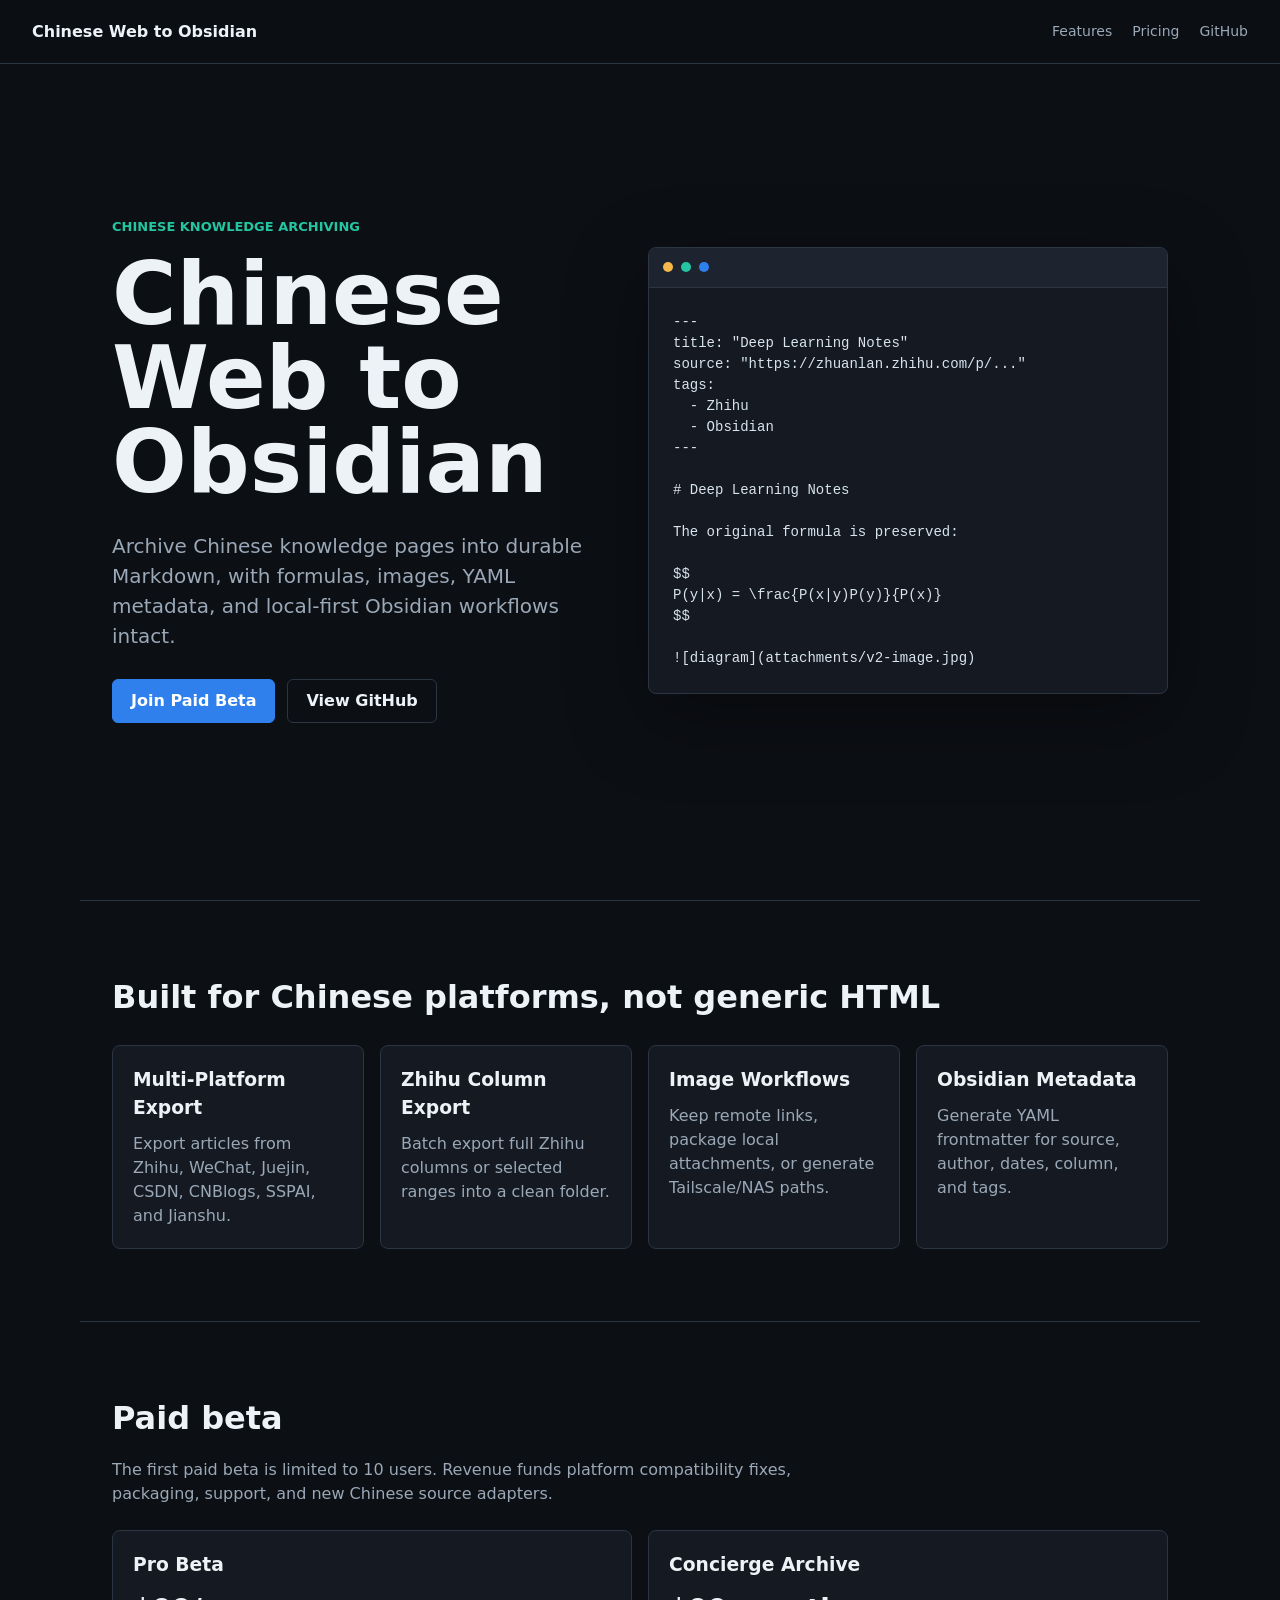
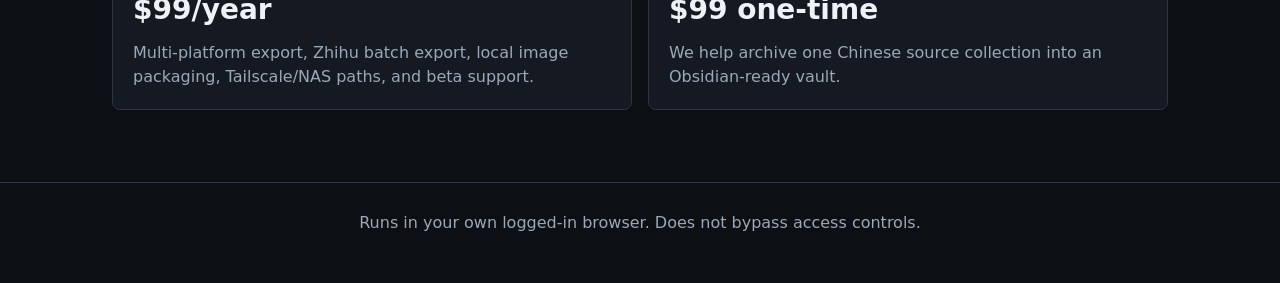
<file: landing/index.html>
<!DOCTYPE html>
<html lang="en">
<head>
  <meta charset="UTF-8">
  <meta name="viewport" content="width=device-width, initial-scale=1.0">
  <title>Chinese Web to Obsidian</title>
  <meta name="description" content="Archive Chinese knowledge pages into durable Obsidian Markdown.">
  <link rel="stylesheet" href="styles.css">
</head>
<body>
  <header class="topbar">
    <a class="brand" href="#">Chinese Web to Obsidian</a>
    <nav>
      <a href="#features">Features</a>
      <a href="#pricing">Pricing</a>
      <a href="https://github.com/yunhao-tech/zhihu-to-obsidian">GitHub</a>
    </nav>
  </header>

  <main>
    <section class="hero">
      <div class="hero-copy">
        <p class="eyebrow">Chinese knowledge archiving</p>
        <h1>Chinese Web to Obsidian</h1>
        <p class="lead">
          Archive Chinese knowledge pages into durable Markdown, with formulas,
          images, YAML metadata, and local-first Obsidian workflows intact.
        </p>
        <div class="actions">
          <a class="button primary" href="https://github.com/yunhao-tech/zhihu-to-obsidian/issues/new?title=Paid%20Beta%20Request">Join Paid Beta</a>
          <a class="button secondary" href="https://github.com/yunhao-tech/zhihu-to-obsidian">View GitHub</a>
        </div>
      </div>
      <div class="product-panel" aria-label="Export preview">
        <div class="panel-header">
          <span></span><span></span><span></span>
        </div>
        <pre><code>---
title: "Deep Learning Notes"
source: "https://zhuanlan.zhihu.com/p/..."
tags:
  - Zhihu
  - Obsidian
---

# Deep Learning Notes

The original formula is preserved:

$$
P(y|x) = \frac{P(x|y)P(y)}{P(x)}
$$

![diagram](attachments/v2-image.jpg)</code></pre>
      </div>
    </section>

    <section id="features" class="section">
      <h2>Built for Chinese platforms, not generic HTML</h2>
      <div class="feature-grid">
        <article>
          <h3>Multi-Platform Export</h3>
          <p>Export articles from Zhihu, WeChat, Juejin, CSDN, CNBlogs, SSPAI, and Jianshu.</p>
        </article>
        <article>
          <h3>Zhihu Column Export</h3>
          <p>Batch export full Zhihu columns or selected ranges into a clean folder.</p>
        </article>
        <article>
          <h3>Image Workflows</h3>
          <p>Keep remote links, package local attachments, or generate Tailscale/NAS paths.</p>
        </article>
        <article>
          <h3>Obsidian Metadata</h3>
          <p>Generate YAML frontmatter for source, author, dates, column, and tags.</p>
        </article>
      </div>
    </section>

    <section id="pricing" class="section pricing">
      <h2>Paid beta</h2>
      <p class="section-lead">
        The first paid beta is limited to 10 users. Revenue funds platform compatibility fixes,
        packaging, support, and new Chinese source adapters.
      </p>
      <div class="plans">
        <article class="plan">
          <h3>Pro Beta</h3>
          <p class="price">$99/year</p>
          <p>Multi-platform export, Zhihu batch export, local image packaging, Tailscale/NAS paths, and beta support.</p>
        </article>
        <article class="plan">
          <h3>Concierge Archive</h3>
          <p class="price">$99 one-time</p>
          <p>We help archive one Chinese source collection into an Obsidian-ready vault.</p>
        </article>
      </div>
    </section>
  </main>

  <footer>
    <span>Runs in your own logged-in browser. Does not bypass access controls.</span>
  </footer>
</body>
</html>
</file>
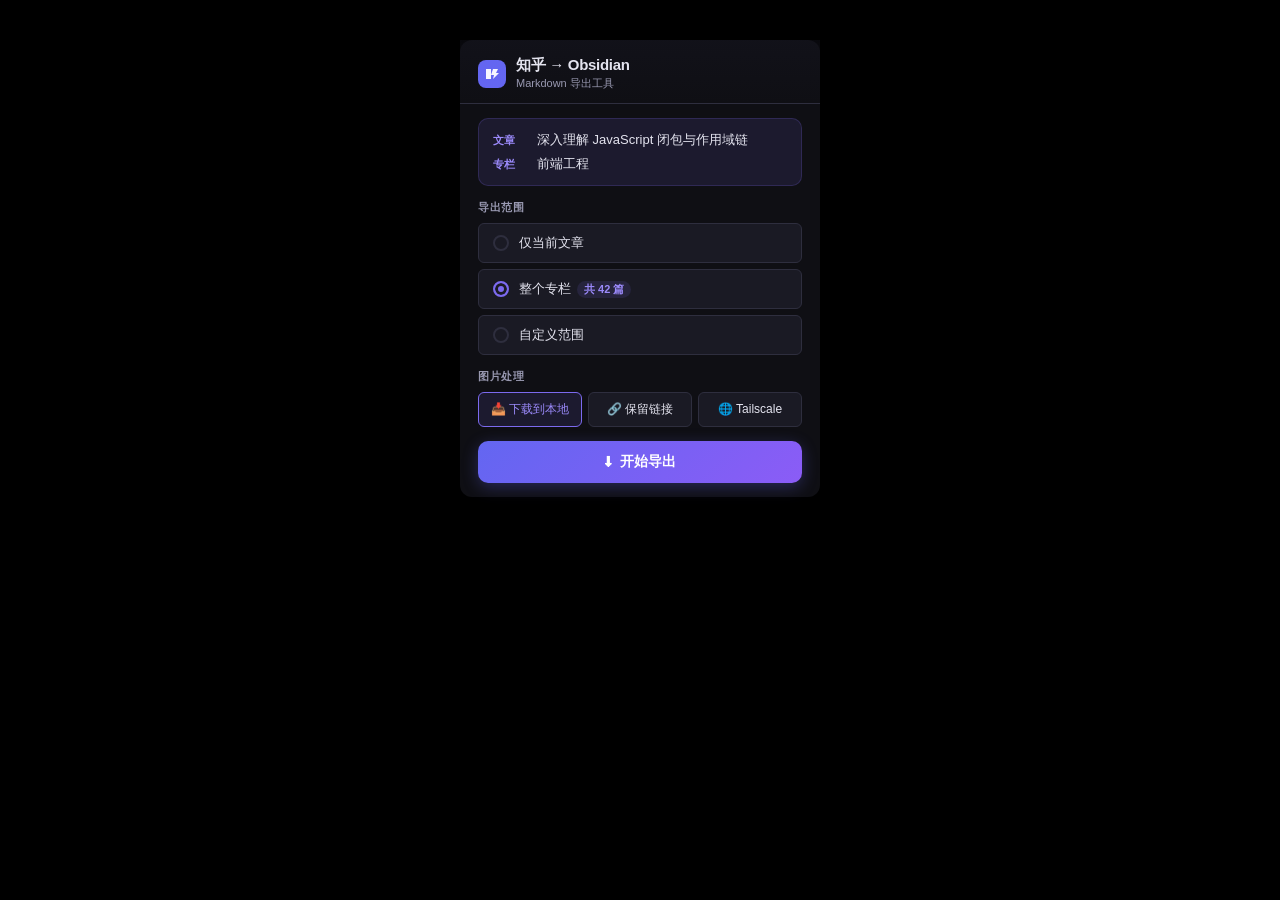
<file: popup/demo.html>
<!DOCTYPE html>
<html lang="zh-CN">
<head>
  <meta charset="UTF-8">
  <meta name="viewport" content="width=device-width, initial-scale=1.0">
  <title>Popup Demo — 知乎 → Obsidian</title>
  <link rel="stylesheet" href="popup.css">
  <style>
    html { background: #000; display: flex; justify-content: center; padding: 40px; }
    body { width: 360px; border-radius: 12px; overflow: hidden; box-shadow: 0 8px 40px rgba(0,0,0,.6); }
  </style>
</head>
<body>
  <div class="app">
    <header class="header">
      <div class="logo">
        <svg width="28" height="28" viewBox="0 0 28 28" fill="none">
          <rect width="28" height="28" rx="8" fill="url(#g1)"/>
          <path d="M8 9h5v10H8V9zm7 0h5l-2 4h3l-6 6 1-4h-3l2-6z" fill="#fff" fill-opacity=".95"/>
          <defs><linearGradient id="g1" x1="0" y1="0" x2="28" y2="28"><stop stop-color="#6366f1"/><stop offset="1" stop-color="#8b5cf6"/></linearGradient></defs>
        </svg>
        <div class="logo-text">
          <span class="logo-title">知乎 → Obsidian</span>
          <span class="logo-sub">Markdown 导出工具</span>
        </div>
      </div>
    </header>

    <section class="section">
      <div class="info-card">
        <div class="info-row">
          <span class="info-label">文章</span>
          <span class="info-value">深入理解 JavaScript 闭包与作用域链</span>
        </div>
        <div class="info-row">
          <span class="info-label">专栏</span>
          <span class="info-value">前端工程</span>
        </div>
      </div>

      <div class="option-group">
        <div class="option-label">导出范围</div>
        <label class="radio-card"><input type="radio" name="scope" value="single"><span class="radio-mark"></span><span class="radio-text">仅当前文章</span></label>
        <label class="radio-card"><input type="radio" name="scope" value="column" checked><span class="radio-mark"></span><span class="radio-text">整个专栏<span class="badge">共 42 篇</span></span></label>
        <label class="radio-card"><input type="radio" name="scope" value="range"><span class="radio-mark"></span><span class="radio-text">自定义范围</span></label>
      </div>

      <div class="option-group">
        <div class="option-label">图片处理</div>
        <div class="image-options">
          <label class="radio-pill"><input type="radio" name="imageMode" value="local" checked><span class="pill-text">📥 下载到本地</span></label>
          <label class="radio-pill"><input type="radio" name="imageMode" value="remote"><span class="pill-text">🔗 保留链接</span></label>
          <label class="radio-pill"><input type="radio" name="imageMode" value="tailscale"><span class="pill-text">🌐 Tailscale</span></label>
        </div>
      </div>

      <button class="btn-export"><span class="btn-icon">⬇</span><span class="btn-text">开始导出</span></button>
    </section>
  </div>
</body>
</html>
</file>
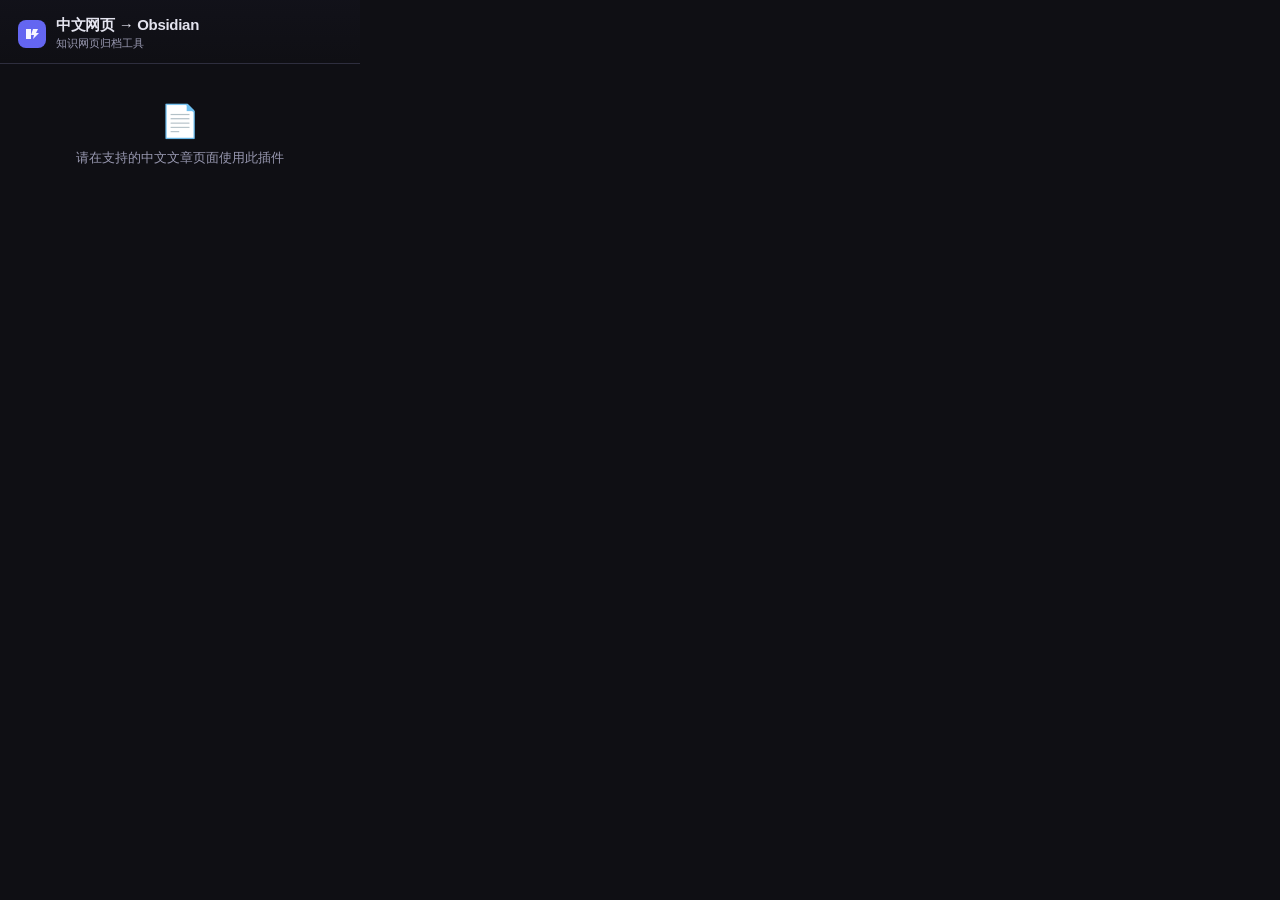
<file: popup/popup.html>
<!DOCTYPE html>
<html lang="zh-CN">
<head>
  <meta charset="UTF-8">
  <meta name="viewport" content="width=device-width, initial-scale=1.0">
  <title>中文网页 → Obsidian</title>
  <link rel="stylesheet" href="popup.css">
</head>
<body>
  <div class="app">
    <!-- 头部 -->
    <header class="header">
      <div class="logo">
        <svg width="28" height="28" viewBox="0 0 28 28" fill="none">
          <rect width="28" height="28" rx="8" fill="url(#g1)"/>
          <path d="M8 9h5v10H8V9zm7 0h5l-2 4h3l-6 6 1-4h-3l2-6z" fill="#fff" fill-opacity=".95"/>
          <defs><linearGradient id="g1" x1="0" y1="0" x2="28" y2="28"><stop stop-color="#6366f1"/><stop offset="1" stop-color="#8b5cf6"/></linearGradient></defs>
        </svg>
        <div class="logo-text">
          <span class="logo-title">中文网页 → Obsidian</span>
          <span class="logo-sub">知识网页归档工具</span>
        </div>
      </div>
    </header>

    <!-- 状态检测 -->
    <section id="detect-section" class="section">
      <div class="status-card" id="status-card">
        <div class="status-icon spin" id="status-icon">⟳</div>
        <div class="status-text" id="status-text">正在检测页面…</div>
      </div>
    </section>

    <!-- 未检测到知乎页面 -->
    <section id="not-zhihu" class="section hidden">
      <div class="empty-state">
        <div class="empty-icon">📄</div>
        <p>请在支持的中文文章页面使用此插件</p>
      </div>
    </section>

    <!-- 导出选项 -->
    <section id="export-section" class="section hidden">
      <!-- 当前页面信息 -->
      <div class="info-card" id="page-info">
        <div class="info-row">
          <span class="info-label">文章</span>
          <span class="info-value" id="info-title">—</span>
        </div>
        <div class="info-row" id="column-row" style="display:none">
          <span class="info-label">专栏</span>
          <span class="info-value" id="info-column">—</span>
        </div>
      </div>

      <!-- 导出范围 -->
      <div class="option-group">
        <div class="option-label">导出范围</div>
        <label class="radio-card" id="radio-single">
          <input type="radio" name="scope" value="single" checked>
          <span class="radio-mark"></span>
          <span class="radio-text">当前文章 / 网页</span>
        </label>
        <label class="radio-card" id="radio-column">
          <input type="radio" name="scope" value="column">
          <span class="radio-mark"></span>
          <span class="radio-text">整个专栏<span class="badge" id="column-count"></span></span>
        </label>
        <label class="radio-card" id="radio-range">
          <input type="radio" name="scope" value="range">
          <span class="radio-mark"></span>
          <span class="radio-text">自定义范围</span>
        </label>

        <!-- 自定义范围输入 -->
        <div class="range-inputs hidden" id="range-inputs">
          <div class="range-field">
            <label>起始</label>
            <input type="number" id="range-start" min="1" value="1" class="num-input">
          </div>
          <span class="range-sep">—</span>
          <div class="range-field">
            <label>结束</label>
            <input type="number" id="range-end" min="1" value="10" class="num-input">
          </div>
        </div>
      </div>

      <!-- 图片处理 -->
      <div class="option-group">
        <div class="option-label">图片处理</div>
        <div class="image-options">
          <label class="radio-pill">
            <input type="radio" name="imageMode" value="local" checked>
            <span class="pill-text">📥 下载到本地</span>
          </label>
          <label class="radio-pill">
            <input type="radio" name="imageMode" value="remote">
            <span class="pill-text">🔗 保留远程链接</span>
          </label>
          <label class="radio-pill">
            <input type="radio" name="imageMode" value="tailscale">
            <span class="pill-text">🌐 Tailscale</span>
          </label>
        </div>

        <!-- Tailscale 配置 -->
        <div class="tailscale-config hidden" id="tailscale-config">
          <input type="text" id="tailscale-url" class="text-input"
                 placeholder="http://100.x.x.x:8080/images" value="">
          <span class="input-hint">Mac Mini 上的静态文件服务地址</span>
        </div>
      </div>

      <!-- 导出按钮 -->
      <button class="btn-export" id="btn-export">
        <span class="btn-icon">⬇</span>
        <span class="btn-text">开始导出</span>
      </button>
    </section>

    <!-- 进度 -->
    <section id="progress-section" class="section hidden">
      <div class="progress-card">
        <div class="progress-header">
          <span class="progress-status" id="progress-status">导出中…</span>
          <span class="progress-count" id="progress-count">0/0</span>
        </div>
        <div class="progress-bar-track">
          <div class="progress-bar-fill" id="progress-fill"></div>
        </div>
        <div class="progress-title" id="progress-title">准备中…</div>
      </div>
    </section>

    <!-- 完成 -->
    <section id="done-section" class="section hidden">
      <div class="done-card">
        <div class="done-icon">✅</div>
        <div class="done-text" id="done-text">导出完成！</div>
        <button class="btn-secondary" id="btn-reset">继续导出</button>
      </div>
    </section>

    <!-- 错误 -->
    <section id="error-section" class="section hidden">
      <div class="error-card">
        <div class="error-icon">❌</div>
        <div class="error-text" id="error-text">导出失败</div>
        <button class="btn-secondary" id="btn-retry">重试</button>
      </div>
    </section>
  </div>

  <script src="popup.js"></script>
</body>
</html>
</file>
<file: landing/styles.css>
:root {
  --bg: #0c0f14;
  --panel: #151a22;
  --panel-2: #1d2430;
  --text: #edf2f7;
  --muted: #9aa8b7;
  --line: #2c3544;
  --accent: #2f80ed;
  --accent-2: #24c6a1;
  --warm: #f5b84b;
}

* {
  box-sizing: border-box;
}

body {
  margin: 0;
  background: var(--bg);
  color: var(--text);
  font-family: Inter, ui-sans-serif, system-ui, -apple-system, BlinkMacSystemFont, "Segoe UI", sans-serif;
  line-height: 1.5;
}

a {
  color: inherit;
  text-decoration: none;
}

.topbar {
  height: 64px;
  display: flex;
  align-items: center;
  justify-content: space-between;
  padding: 0 32px;
  border-bottom: 1px solid var(--line);
  background: rgba(12, 15, 20, 0.92);
  position: sticky;
  top: 0;
  backdrop-filter: blur(12px);
  z-index: 2;
}

.brand {
  font-weight: 700;
}

nav {
  display: flex;
  gap: 20px;
  color: var(--muted);
  font-size: 14px;
}

.hero {
  min-height: calc(100vh - 64px);
  display: grid;
  grid-template-columns: minmax(0, 1fr) minmax(360px, 520px);
  gap: 48px;
  align-items: center;
  max-width: 1120px;
  margin: 0 auto;
  padding: 72px 32px 96px;
}

.eyebrow {
  color: var(--accent-2);
  font-size: 13px;
  font-weight: 700;
  letter-spacing: 0;
  text-transform: uppercase;
  margin: 0 0 16px;
}

h1 {
  font-size: clamp(48px, 8vw, 88px);
  line-height: 0.95;
  margin: 0;
  letter-spacing: 0;
}

.lead {
  max-width: 640px;
  color: var(--muted);
  font-size: 20px;
  margin: 28px 0;
}

.actions {
  display: flex;
  flex-wrap: wrap;
  gap: 12px;
}

.button {
  min-height: 44px;
  display: inline-flex;
  align-items: center;
  justify-content: center;
  border-radius: 6px;
  padding: 0 18px;
  font-weight: 700;
  border: 1px solid var(--line);
}

.primary {
  background: var(--accent);
  border-color: var(--accent);
  color: white;
}

.secondary {
  background: transparent;
  color: var(--text);
}

.product-panel {
  background: var(--panel);
  border: 1px solid var(--line);
  border-radius: 8px;
  overflow: hidden;
  box-shadow: 0 24px 80px rgba(0, 0, 0, 0.35);
}

.panel-header {
  height: 40px;
  display: flex;
  align-items: center;
  gap: 8px;
  padding: 0 14px;
  background: var(--panel-2);
  border-bottom: 1px solid var(--line);
}

.panel-header span {
  width: 10px;
  height: 10px;
  border-radius: 50%;
  background: var(--warm);
}

.panel-header span:nth-child(2) {
  background: var(--accent-2);
}

.panel-header span:nth-child(3) {
  background: var(--accent);
}

pre {
  margin: 0;
  padding: 24px;
  overflow: auto;
  color: #d7e3ee;
  font-size: 14px;
}

.section {
  max-width: 1120px;
  margin: 0 auto;
  padding: 72px 32px;
  border-top: 1px solid var(--line);
}

h2 {
  margin: 0 0 24px;
  font-size: 32px;
  letter-spacing: 0;
}

.section-lead {
  max-width: 680px;
  color: var(--muted);
  margin: -8px 0 24px;
}

.feature-grid,
.plans {
  display: grid;
  grid-template-columns: repeat(4, minmax(0, 1fr));
  gap: 16px;
}

article {
  background: var(--panel);
  border: 1px solid var(--line);
  border-radius: 8px;
  padding: 20px;
}

h3 {
  margin: 0 0 10px;
}

article p {
  margin: 0;
  color: var(--muted);
}

.plans {
  grid-template-columns: repeat(2, minmax(0, 1fr));
}

.price {
  color: var(--text);
  font-size: 28px;
  font-weight: 800;
  margin: 0 0 10px;
}

footer {
  color: var(--muted);
  padding: 28px 32px 48px;
  text-align: center;
  border-top: 1px solid var(--line);
}

@media (max-width: 820px) {
  .topbar {
    padding: 0 18px;
  }

  nav {
    gap: 12px;
  }

  .hero {
    grid-template-columns: 1fr;
    padding: 48px 20px 72px;
  }

  .lead {
    font-size: 18px;
  }

  .feature-grid,
  .plans {
    grid-template-columns: 1fr;
  }

  .section {
    padding: 56px 20px;
  }
}
</file>
<file: popup/popup.css>
/* ── 全局 ──────────────────────────────────────────── */
:root {
  --bg:        #0f0f14;
  --surface:   #1a1a24;
  --surface2:  #22222f;
  --border:    #2e2e3e;
  --text:      #e4e4ef;
  --text2:     #9898b0;
  --accent:    #7c6aef;
  --accent-l:  #9b8afb;
  --accent-bg: rgba(124,106,239,.12);
  --green:     #34d399;
  --red:       #f87171;
  --radius:    10px;
  --radius-sm: 6px;
}

* { margin: 0; padding: 0; box-sizing: border-box; }

body {
  width: 360px;
  min-height: 200px;
  font-family: -apple-system, BlinkMacSystemFont, 'PingFang SC', 'Helvetica Neue', sans-serif;
  font-size: 13px;
  color: var(--text);
  background: var(--bg);
  overflow-x: hidden;
}

/* ── 头部 ──────────────────────────────────────────── */
.header {
  padding: 16px 18px 12px;
  border-bottom: 1px solid var(--border);
  background: linear-gradient(180deg, #16162260, var(--bg));
}
.logo { display: flex; align-items: center; gap: 10px; }
.logo-title { font-size: 15px; font-weight: 700; letter-spacing: -.3px; }
.logo-sub { display: block; font-size: 11px; color: var(--text2); margin-top: 1px; }

/* ── 通用 section ──────────────────────────────────── */
.section { padding: 14px 18px; }
.hidden { display: none !important; }

/* ── 状态卡片 ──────────────────────────────────────── */
.status-card {
  display: flex; align-items: center; gap: 10px;
  padding: 12px 14px; border-radius: var(--radius);
  background: var(--surface); border: 1px solid var(--border);
}
.status-icon { font-size: 20px; flex-shrink: 0; }
.status-text { font-size: 13px; color: var(--text2); }
.spin { animation: spin 1s linear infinite; display: inline-block; }
@keyframes spin { to { transform: rotate(360deg); } }

/* ── 空状态 ────────────────────────────────────────── */
.empty-state { text-align: center; padding: 24px 0; }
.empty-icon { font-size: 32px; margin-bottom: 8px; }
.empty-state p { color: var(--text2); line-height: 1.5; }

/* ── 信息卡片 ──────────────────────────────────────── */
.info-card {
  padding: 12px 14px; border-radius: var(--radius);
  background: var(--accent-bg); border: 1px solid rgba(124,106,239,.2);
  margin-bottom: 14px;
}
.info-row { display: flex; gap: 8px; align-items: baseline; }
.info-row + .info-row { margin-top: 6px; }
.info-label {
  font-size: 11px; color: var(--accent-l); font-weight: 600; text-transform: uppercase;
  flex-shrink: 0; width: 36px;
}
.info-value {
  font-size: 13px; color: var(--text);
  overflow: hidden; text-overflow: ellipsis; white-space: nowrap;
}

/* ── 选项组 ────────────────────────────────────────── */
.option-group { margin-bottom: 14px; }
.option-label {
  font-size: 11px; font-weight: 700; color: var(--text2); text-transform: uppercase;
  letter-spacing: .5px; margin-bottom: 8px;
}

/* ── 单选卡片 ──────────────────────────────────────── */
.radio-card {
  display: flex; align-items: center; gap: 10px;
  padding: 10px 14px; border-radius: var(--radius-sm);
  background: var(--surface); border: 1px solid var(--border);
  cursor: pointer; margin-bottom: 6px;
  transition: all .2s;
}
.radio-card:hover { border-color: var(--accent); background: var(--surface2); }
.radio-card input { display: none; }
.radio-mark {
  width: 16px; height: 16px; border-radius: 50%;
  border: 2px solid var(--border); flex-shrink: 0;
  position: relative; transition: all .2s;
}
.radio-card input:checked ~ .radio-mark {
  border-color: var(--accent);
  background: var(--accent);
  box-shadow: inset 0 0 0 3px var(--surface);
}
.radio-text { font-size: 13px; }
.badge {
  display: inline-block; padding: 1px 7px; border-radius: 10px;
  background: var(--accent-bg); color: var(--accent-l);
  font-size: 11px; font-weight: 600; margin-left: 6px;
}

/* ── 范围输入 ──────────────────────────────────────── */
.range-inputs {
  display: flex; align-items: center; gap: 8px;
  padding: 10px 14px; margin-top: 6px;
  background: var(--surface); border-radius: var(--radius-sm);
  border: 1px solid var(--border);
}
.range-field { display: flex; flex-direction: column; gap: 3px; flex: 1; }
.range-field label { font-size: 10px; color: var(--text2); }
.num-input {
  width: 100%; padding: 6px 8px; border-radius: 4px;
  background: var(--bg); border: 1px solid var(--border);
  color: var(--text); font-size: 13px; outline: none;
}
.num-input:focus { border-color: var(--accent); }
.range-sep { color: var(--text2); font-size: 16px; margin-top: 14px; }

/* ── 图片选项 ──────────────────────────────────────── */
.image-options { display: flex; gap: 6px; flex-wrap: wrap; }
.radio-pill {
  flex: 1; min-width: 0; padding: 8px 10px;
  border-radius: var(--radius-sm); text-align: center;
  background: var(--surface); border: 1px solid var(--border);
  cursor: pointer; transition: all .2s;
}
.radio-pill:hover { border-color: var(--accent); }
.radio-pill input { display: none; }
.radio-pill input:checked ~ .pill-text { color: var(--accent-l); }
.radio-pill:has(input:checked) { border-color: var(--accent); background: var(--accent-bg); }
.pill-text { font-size: 12px; white-space: nowrap; }

/* ── Tailscale 配置 ────────────────────────────────── */
.tailscale-config { margin-top: 8px; }
.text-input {
  width: 100%; padding: 8px 10px; border-radius: var(--radius-sm);
  background: var(--surface); border: 1px solid var(--border);
  color: var(--text); font-size: 12px; outline: none;
  font-family: 'SF Mono', monospace;
}
.text-input:focus { border-color: var(--accent); }
.input-hint { display: block; font-size: 10px; color: var(--text2); margin-top: 4px; }

/* ── 导出按钮 ──────────────────────────────────────── */
.btn-export {
  width: 100%; padding: 12px; border: none; border-radius: var(--radius);
  background: linear-gradient(135deg, #6366f1, #8b5cf6);
  color: #fff; font-size: 14px; font-weight: 700;
  cursor: pointer; display: flex; align-items: center; justify-content: center; gap: 8px;
  transition: all .2s; margin-top: 4px;
  box-shadow: 0 4px 16px rgba(99,102,241,.3);
}
.btn-export:hover {
  transform: translateY(-1px);
  box-shadow: 0 6px 20px rgba(99,102,241,.4);
}
.btn-export:active { transform: translateY(0); }
.btn-export:disabled {
  opacity: .5; cursor: not-allowed; transform: none;
  box-shadow: none;
}

/* ── 进度 ──────────────────────────────────────────── */
.progress-card {
  padding: 16px; border-radius: var(--radius);
  background: var(--surface); border: 1px solid var(--border);
}
.progress-header { display: flex; justify-content: space-between; margin-bottom: 10px; }
.progress-status { font-weight: 600; font-size: 13px; }
.progress-count { color: var(--text2); font-size: 12px; font-family: 'SF Mono', monospace; }
.progress-bar-track {
  height: 6px; border-radius: 3px; background: var(--bg); overflow: hidden;
}
.progress-bar-fill {
  height: 100%; border-radius: 3px; width: 0%;
  background: linear-gradient(90deg, #6366f1, #a78bfa);
  transition: width .4s ease;
}
.progress-title {
  margin-top: 8px; font-size: 12px; color: var(--text2);
  overflow: hidden; text-overflow: ellipsis; white-space: nowrap;
}

/* ── 完成 / 错误 ──────────────────────────────────── */
.done-card, .error-card {
  text-align: center; padding: 24px 16px;
  border-radius: var(--radius); background: var(--surface);
  border: 1px solid var(--border);
}
.done-icon, .error-icon { font-size: 36px; margin-bottom: 8px; }
.done-text, .error-text { font-size: 14px; font-weight: 600; margin-bottom: 14px; }
.btn-secondary {
  padding: 8px 20px; border-radius: var(--radius-sm);
  background: var(--surface2); border: 1px solid var(--border);
  color: var(--text); font-size: 13px; cursor: pointer;
  transition: all .2s;
}
.btn-secondary:hover { border-color: var(--accent); color: var(--accent-l); }
</file>
